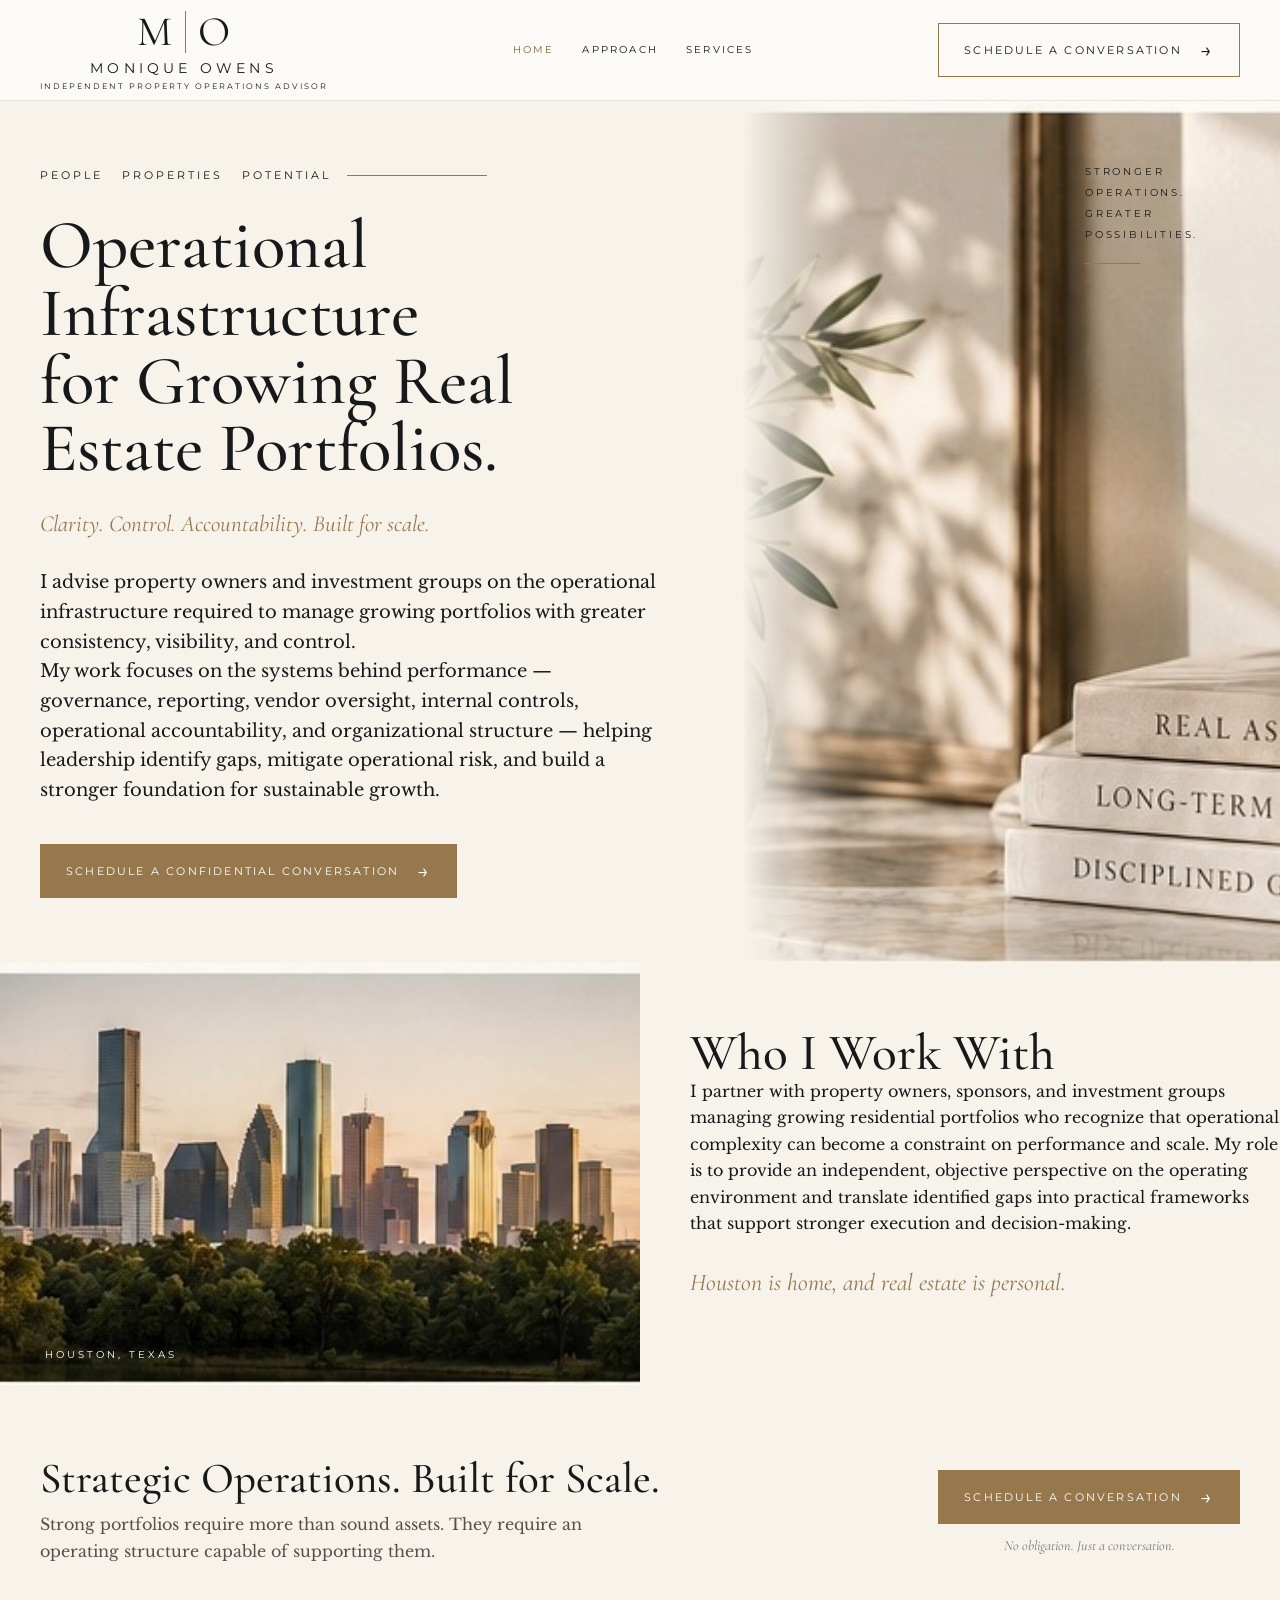
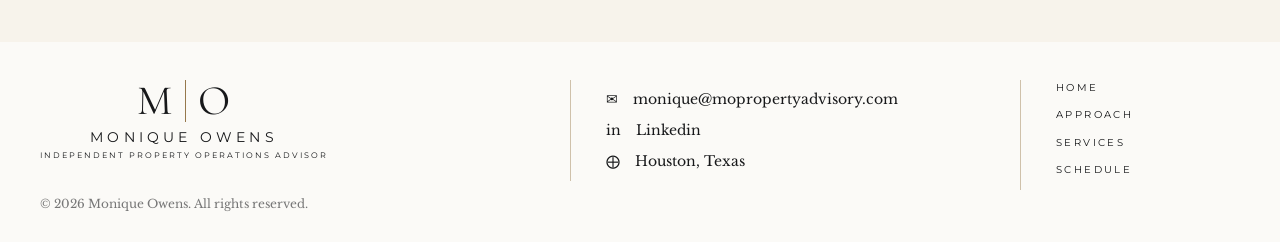
<file: index.html>
<!doctype html>
<html lang="en">
<head>
  <meta charset="utf-8">
  <meta name="viewport" content="width=device-width, initial-scale=1">
  <meta name="description" content="Monique Owens — Independent Property Operations Advisor based in Houston, Texas.">
  <title>Independent Property Operations Advisor | Monique Owens</title>
  <link rel="stylesheet" href="styles.css">
</head>
<body>

<header class="site-header">
  <div class="container header-inner">
    <a class="brand" href="index.html" aria-label="Monique Owens home">
      <div class="brand-mark"><span>M</span><span>O</span></div>
      <div class="brand-name">Monique Owens</div>
      <div class="brand-sub">Independent Property Operations Advisor</div>
    </a>
    <nav class="nav" aria-label="Primary navigation"><a class="active" href="index.html">Home</a>
<a class="" href="approach.html">Approach</a>
<a class="" href="services.html">Services</a></nav>
    <a class="btn btn-outline" href="https://cal.com/monique-owens-7sfvlf/schedule" target="_blank" rel="noopener">Schedule a Conversation <span class="arrow">→</span></a>
    <button class="menu-toggle" aria-label="Open menu" aria-expanded="false">☰</button>
  </div>
</header>


<main>
<section class="hero">
  <div class="hero-copy">
    <div class="hero-label eyebrow">People &nbsp; Properties &nbsp; Potential</div>
    <h1>Operational Infrastructure<br>for Growing Real Estate Portfolios.</h1>
    <div class="script subhead">Clarity. Control. Accountability. Built for scale.</div>
    <p class="lead">I advise property owners and investment groups on the operational infrastructure required to manage growing portfolios with greater consistency, visibility, and control.<br>My work focuses on the systems behind performance — governance, reporting, vendor oversight, internal controls, operational accountability, and organizational structure — helping leadership identify gaps, mitigate operational risk, and build a stronger foundation for sustainable growth.</p>
    <div class="hero-cta"><a class="btn" href="https://cal.com/monique-owens-7sfvlf/schedule" target="_blank" rel="noopener">Schedule a Confidential Conversation <span class="arrow">→</span></a></div>
  </div>
  <div class="hero-photo">
    <div class="hero-sidecopy">Stronger<br>operations.<br>Greater<br>possibilities.</div>
  </div>
</section>


<section class="split home-split">
  <div class="split-image"><span>Houston, Texas</span></div>
  <div class="split-copy">
    <h2>Who I Work With</h2>
    <div class="rule"></div>
    <p>I partner with property owners, sponsors, and investment groups managing growing residential portfolios who recognize that operational complexity can become a constraint on performance and scale. My role is to provide an independent, objective perspective on the operating environment and translate identified gaps into practical frameworks that support stronger execution and decision-making.</p>
    <div class="rule" style="width:32px;margin-top:30px"></div>
    <p class="script">Houston is home, and real estate is personal.</p>
  </div>
</section>

<section class="cta">
  <div class="container cta-inner">
    <div>
      <h2>Strategic Operations. Built for Scale.</h2>
      <p>Strong portfolios require more than sound assets. They require an operating structure capable of supporting them.</p>
    </div>
    <div>
      <a class="btn" href="https://cal.com/monique-owens-7sfvlf/schedule" target="_blank" rel="noopener">Schedule a Conversation <span class="arrow">→</span></a>
      <div class="cta-note">No obligation. Just a conversation.</div>
    </div>
  </div>
</section>
</main>


<footer class="site-footer">
  <div class="container">
    <div class="footer-grid">
      <div>
        <a class="brand" href="index.html">
          <div class="brand-mark"><span>M</span><span>O</span></div>
          <div class="brand-name">Monique Owens</div>
          <div class="brand-sub">Independent Property Operations Advisor</div>
        </a>
        <div class="copyright">© 2026 Monique Owens. All rights reserved.</div>
      </div>
      <div class="footer-contact">
        <div class="contact-line">✉ <a href="mailto:monique@mopropertyadvisory.com">monique@mopropertyadvisory.com</a></div>
        <div class="contact-line">in <a href="https://www.linkedin.com/in/mopropertyadvisory">Linkedin</a></div>
        <div class="contact-line"><span class="location-icon">⨁</span><span>Houston, Texas</span></div>
      </div>
      <div class="footer-nav">
        <a href="index.html">Home</a>
        <a href="approach.html">Approach</a>
        <a href="services.html">Services</a>
        <a href="https://cal.com/monique-owens-7sfvlf/schedule" target="_blank" rel="noopener">Schedule</a>
      </div>
    </div>
  </div>
</footer>

<script src="script.js"></script>
</body>
</html>
</file>
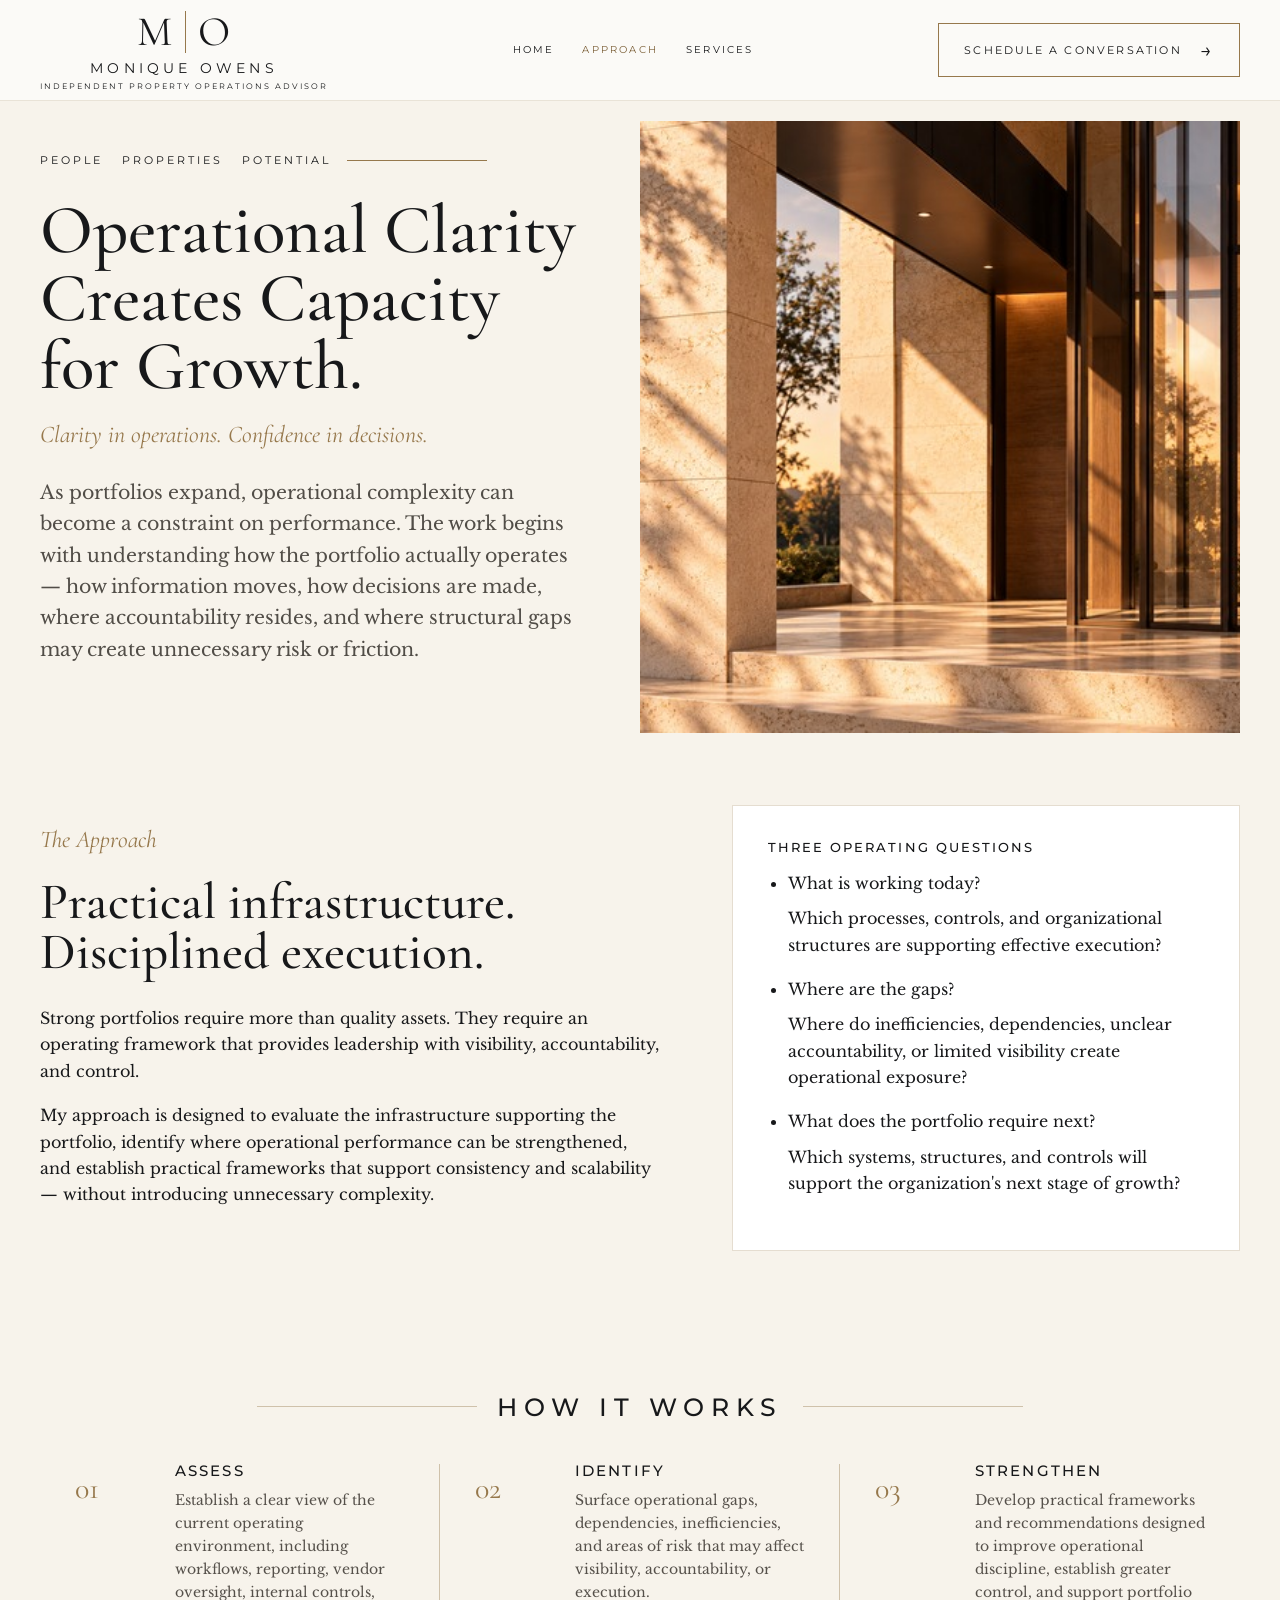
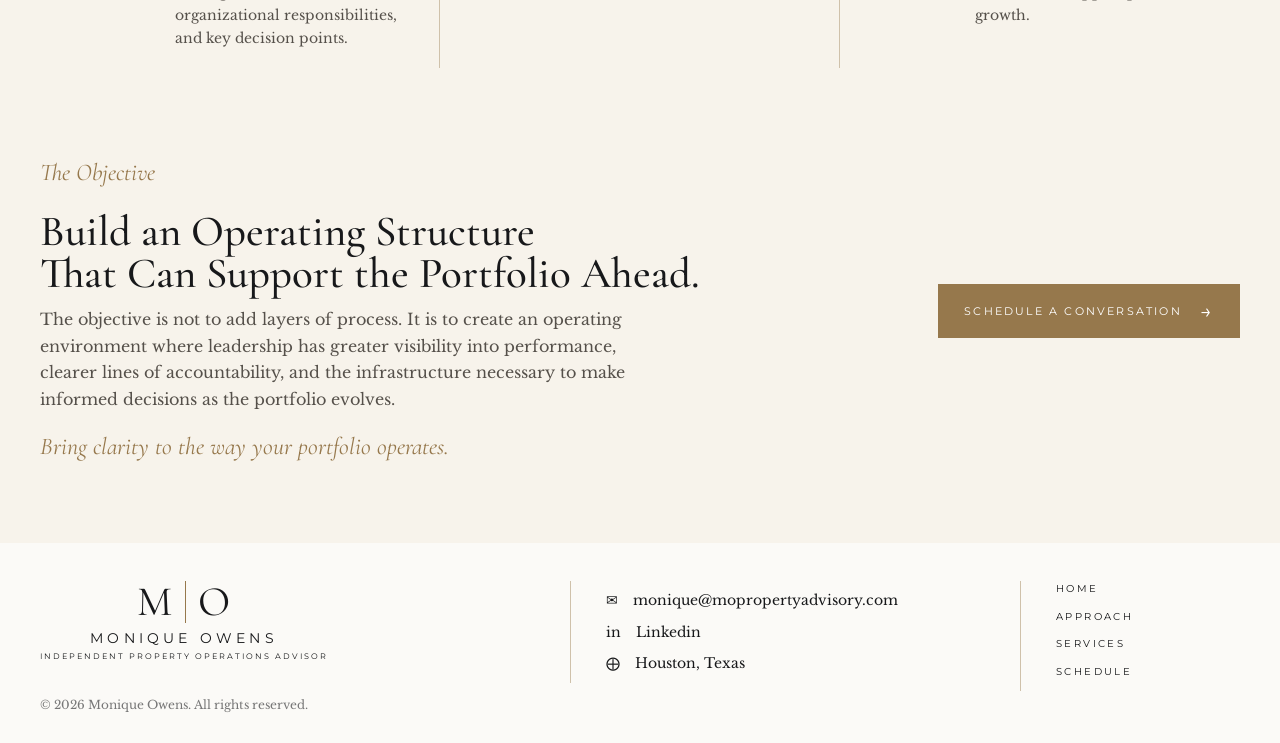
<file: approach.html>
<!doctype html>
<html lang="en">
<head>
  <meta charset="utf-8">
  <meta name="viewport" content="width=device-width, initial-scale=1">
  <meta name="description" content="Monique Owens — Independent Property Operations Advisor for growing residential property portfolios.">
  <title>Approach | Monique Owens</title>
  <link rel="stylesheet" href="styles.css">
</head>
<body>

<header class="site-header">
  <div class="container header-inner">
    <a class="brand" href="index.html" aria-label="Monique Owens home">
      <div class="brand-mark"><span>M</span><span>O</span></div>
      <div class="brand-name">Monique Owens</div>
      <div class="brand-sub">Independent Property Operations Advisor</div>
    </a>
    <nav class="nav" aria-label="Primary navigation"><a class="" href="index.html">Home</a>
<a class="active" href="approach.html">Approach</a>
<a class="" href="services.html">Services</a></nav>
    <a class="btn btn-outline" href="https://cal.com/monique-owens-7sfvlf/schedule" target="_blank" rel="noopener">Schedule a Conversation <span class="arrow">→</span></a>
    <button class="menu-toggle" aria-label="Open menu" aria-expanded="false">☰</button>
  </div>
</header>


<main>
<section class="page-hero">
  <div class="container">
    <div class="split">

      <div class="split-copy">
        <div class="eyebrow">People &nbsp; Properties &nbsp; Potential</div>

        <h1>Operational Clarity<br>Creates Capacity<br>for Growth.</h1>
        <div class="script">Clarity in operations. Confidence in decisions.</div>
        <p>
          As portfolios expand, operational complexity can become a constraint
          on performance. The work begins with understanding how the portfolio
          actually operates — how information moves, how decisions are made,
          where accountability resides, and where structural gaps may create
          unnecessary risk or friction.
        </p>
      </div>

    <div class="split-image approach-image">

    </div>
  </div>
</section>
<section class="section section-cream">
  <div class="container content-grid">
    <div>
      <div class="script">The Approach</div>
      <h2 style="margin:12px 0 28px">Practical infrastructure.<br>Disciplined execution.</h2>
      <p>Strong portfolios require more than quality assets. They require an operating framework that provides leadership with visibility, accountability, and control.</p>
      <p>My approach is designed to evaluate the infrastructure supporting the portfolio, identify where operational performance can be strengthened, and establish practical frameworks that support consistency and scalability — without introducing unnecessary complexity.</p>
    </div>
    <div class="content-card">
      <h3>Three operating questions</h3>
      <ul>
        <li>What is working today?</li>
        <p>Which processes, controls, and organizational structures are supporting effective execution?</p>
        <li>Where are the gaps?</li>
        <p>Where do inefficiencies, dependencies, unclear accountability, or limited visibility create operational exposure?</p>
        <li>What does the portfolio require next?</li>
        <p>Which systems, structures, and controls will support the organization's next stage of growth?</p>
      </ul>
    </div>
  </div>
</section>
<section class="section section-cream approach-steps">
  <div class="container">
    <div class="section-head"><h2>How It Works</h2></div>
    <div class="steps">
      <article class="step"><div class="step-num">01</div><div><h3>Assess</h3><p>Establish a clear view of the current operating environment, including workflows, reporting, vendor oversight, internal controls, organizational responsibilities, and key decision points.</p></div></article>
      <article class="step"><div class="step-num">02</div><div><h3>Identify</h3><p>Surface operational gaps, dependencies, inefficiencies, and areas of risk that may affect visibility, accountability, or execution.</p></div></article>
      <article class="step"><div class="step-num">03</div><div><h3>Strengthen</h3><p>Develop practical frameworks and recommendations designed to improve operational discipline, establish greater control, and support portfolio growth.</p></div></article>
    </div>
  </div>
</section>
<section class="cta approach-objective">
  <div class="container cta-inner">
    <div class="cta-copy">
      <div class="script">The Objective</div>
      <h2>Build an Operating Structure<br>That Can Support the Portfolio Ahead.</h2>
      <p>
        The objective is not to add layers of process. It is to create an operating
        environment where leadership has greater visibility into performance,
        clearer lines of accountability, and the infrastructure necessary to make
        informed decisions as the portfolio evolves.
      </p>
      <div class="script">Bring clarity to the way your portfolio operates.</div>
    </div>
    <a class="btn" href="https://cal.com/monique-owens-7sfvlf/schedule" target="_blank" rel="noopener">
      Schedule a Conversation <span class="arrow">→</span>
    </a>
  </div>
</section>
</main>


<footer class="site-footer">
  <div class="container">
    <div class="footer-grid">
      <div>
        <a class="brand" href="index.html">
          <div class="brand-mark"><span>M</span><span>O</span></div>
          <div class="brand-name">Monique Owens</div>
          <div class="brand-sub">Independent Property Operations Advisor</div>
        </a>
        <div class="copyright">© 2026 Monique Owens. All rights reserved.</div>
      </div>
      <div class="footer-contact">
        <div class="contact-line">✉ <a href="mailto:monique@mopropertyadvisory.com">monique@mopropertyadvisory.com</a></div>
        <div class="contact-line">in <a href="https://www.linkedin.com/in/mopropertyadvisory/">Linkedin</a></div>
        <div class="contact-line"><span class="location-icon">⨁</span><span>Houston, Texas</span></div>
      </div>
      <div class="footer-nav">
        <a href="index.html">Home</a>
        <a href="approach.html">Approach</a>
        <a href="services.html">Services</a>
        <a href="https://cal.com/monique-owens-7sfvlf/schedule" target="_blank" rel="noopener">Schedule</a>
      </div>
    </div>
  </div>
</footer>

<script src="script.js"></script>
</body>
</html>
</file>
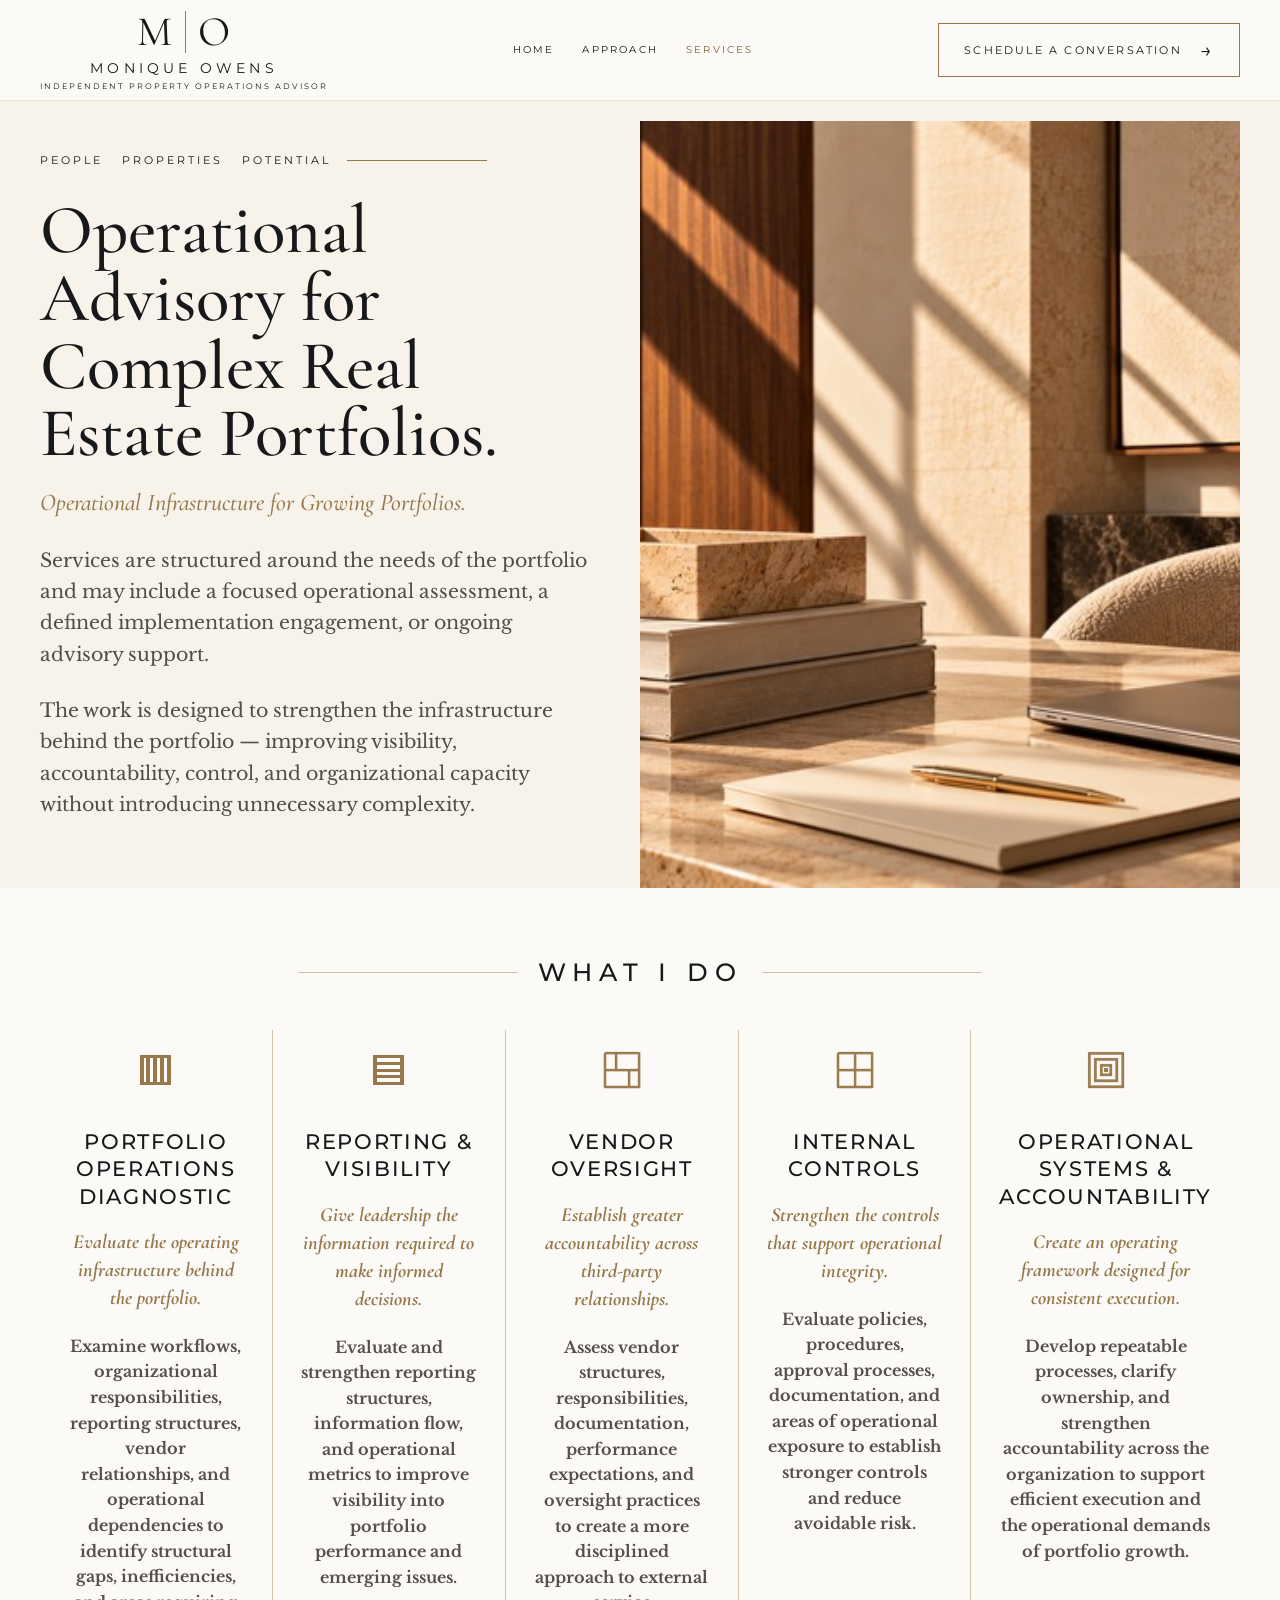
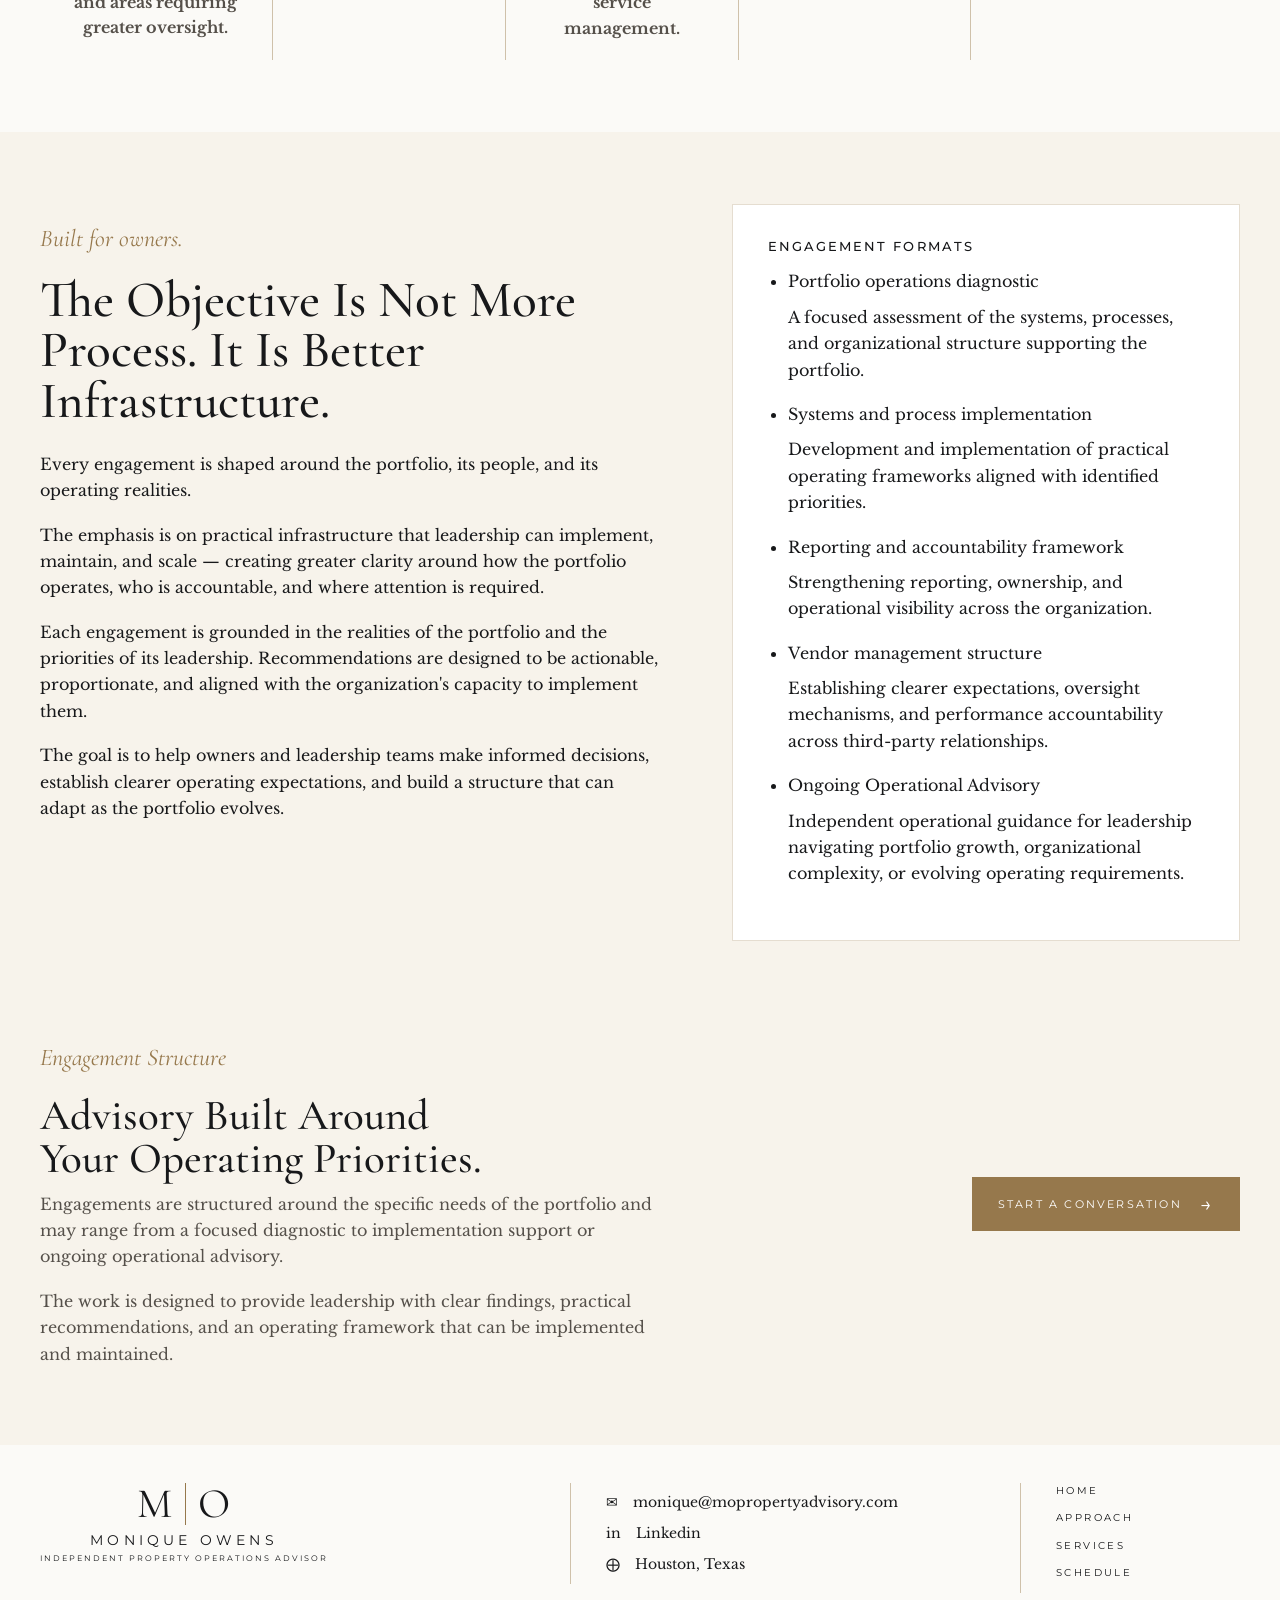
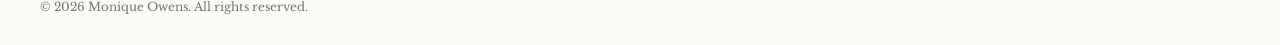
<file: services.html>
<!doctype html>
<html lang="en">
<head>
  <meta charset="utf-8">
  <meta name="viewport" content="width=device-width, initial-scale=1">
  <meta name="description" content="Monique Owens — Independent Property Operations Advisor for growing residential property portfolios.">
  <title>Services | Monique Owens</title>
  <link rel="stylesheet" href="styles.css">
</head>
<body>

<header class="site-header">
  <div class="container header-inner">
    <a class="brand" href="index.html" aria-label="Monique Owens home">
      <div class="brand-mark"><span>M</span><span>O</span></div>
      <div class="brand-name">Monique Owens</div>
      <div class="brand-sub">Independent Property Operations Advisor</div>
    </a>
    <nav class="nav" aria-label="Primary navigation"><a class="" href="index.html">Home</a>
<a class="" href="approach.html">Approach</a>
<a class="active" href="services.html">Services</a></nav>
    <a class="btn btn-outline" href="https://cal.com/monique-owens-7sfvlf/schedule" target="_blank" rel="noopener">Schedule a Conversation <span class="arrow">→</span></a>
    <button class="menu-toggle" aria-label="Open menu" aria-expanded="false">☰</button>
  </div>
</header>


<section class="page-hero">
  <div class="container">
    <div class="split">

      <div class="split-copy">
        <div class="eyebrow">People &nbsp; Properties &nbsp; Potential</div>
        <h1>Operational Advisory for Complex Real Estate Portfolios.</h1>
        <h1 class="script">Operational Infrastructure for Growing Portfolios.</h1>
        <p>Services are structured around the needs of the portfolio and may include a focused operational assessment, a defined implementation engagement, or ongoing advisory support.</p>
        <p>The work is designed to strengthen the infrastructure behind the portfolio — improving visibility, accountability, control, and organizational capacity without introducing unnecessary complexity.</p>
      </div>

      <div class="split-image services-image"></div>

    </div>
  </div>
</section>
<section class="section">
  <div class="container">

    <div class="section-head">
      <h2>WHAT I DO</h2>
    </div>

    <div class="services-grid">

      <article class="service">

        <div class="service-icon" style="height: 80px; margin-bottom: 18px;">
          <img src="assets/icon-01-vertical-bars.png" alt="Portfolio Operations Diagnostic">
        </div>

      <h3>Portfolio Operations Diagnostic</h3>

<div class="script">
  Evaluate the operating infrastructure behind the portfolio.
</div>

<p>
          Examine workflows, organizational responsibilities, reporting structures,
          vendor relationships, and operational dependencies to identify structural
          gaps, inefficiencies, and areas requiring greater oversight.
        </p>

      </article>


      <article class="service">

        <div class="service-icon" style="height: 80px; margin-bottom: 18px;">
          <img src="assets/icon-02-horizontal-bars.png" alt="Reporting and Visibility">
        </div>

        <h3>
  Reporting &amp; Visibility
</h3>

<div class="script">
  Give leadership the information required to make informed decisions.
</div>

        <p>
          Evaluate and strengthen reporting structures, information flow, and
          operational metrics to improve visibility into portfolio performance
          and emerging issues.
        </p>

      </article>


      <article class="service">

        <div class="service-icon" style="height: 80px; margin-bottom: 18px;">
          <img src="assets/icon-03-segmented-square.png" alt="Vendor Oversight">
        </div>

       <h3>
  Vendor Oversight
</h3>

<div class="script">
  Establish greater accountability across third-party relationships.
</div>

        <p>
          Assess vendor structures, responsibilities, documentation, performance
          expectations, and oversight practices to create a more disciplined
          approach to external service management.
        </p>

      </article>


      <article class="service">

        <div class="service-icon" style="height: 80px; margin-bottom: 18px;">
          <img src="assets/icon-04-grid-square.png" alt="Internal Controls">
        </div>

        <h3>
  Internal Controls
</h3>

<div class="script">
  Strengthen the controls that support operational integrity.
</div>
        <p>
          Evaluate policies, procedures, approval processes, documentation, and
          areas of operational exposure to establish stronger controls and reduce
          avoidable risk.
        </p>

      </article>


      <article class="service">

        <div class="service-icon" style="height: 80px; margin-bottom: 18px;">
          <img src="assets/icon-05-concentric-squares.png" alt="Operational Systems and Accountability">
        </div>

       <h3>
  Operational Systems &amp; Accountability
</h3>

<div class="script">
  Create an operating framework designed for consistent execution.
</div>

        <p>
          Develop repeatable processes, clarify ownership, and strengthen
          accountability across the organization to support efficient execution
          and the operational demands of portfolio growth.
        </p>

      </article>

    </div>
  </div>
</section>
<section class="section section-cream">
  <div class="container content-grid">
    <div>
      <div class="script">Built for owners.</div>
      <h2 style="margin:12px 0 25px">The Objective Is Not More Process. It Is Better Infrastructure.</h2>
      <p>Every engagement is shaped around the portfolio, its people, and its operating realities.</p>
      <p>The emphasis is on practical infrastructure that leadership can implement, maintain, and scale — creating greater clarity around how the portfolio operates, who is accountable, and where attention is required.</p>
      <p>Each engagement is grounded in the realities of the portfolio and the priorities of its leadership. Recommendations are designed to be actionable, proportionate, and aligned with the organization's capacity to implement them.</p> 
      <P>The goal is to help owners and leadership teams make informed decisions, establish clearer operating expectations, and build a structure that can adapt as the portfolio evolves.</p> 
    </div>
    <div class="content-card">
      <h3>Engagement formats</h3>
      <ul>
        <li>Portfolio operations diagnostic</li>
        <p>A focused assessment of the systems, processes, and organizational structure supporting the portfolio.</p>
        
        <li>Systems and process implementation</li>
        <p>Development and implementation of practical operating frameworks aligned with identified priorities.</p>
        
        <li>Reporting and accountability framework</li>
        <p>Strengthening reporting, ownership, and operational visibility across the organization.</p>
        
        <li>Vendor management structure</li>
        <p>Establishing clearer expectations, oversight mechanisms, and performance accountability across third-party relationships.</p>
        
        <li>Ongoing Operational Advisory</li>
        <p>Independent operational guidance for leadership navigating portfolio growth, organizational complexity, or evolving operating requirements.</p>
      </ul>
    </div>
  </div>
</section>
<section class="cta services-cta">
  <div class="container cta-inner"><div><div class="script">Engagement Structure</div>
    <h2>Advisory Built Around<br>Your Operating Priorities.</h2>
  <p>Engagements are structured around the specific needs of the portfolio and may range from a focused diagnostic to implementation support or ongoing operational advisory.</p>
  <p>The work is designed to provide leadership with clear findings, practical recommendations, and an operating framework that can be implemented and maintained.</p></div>
    <a class="btn" href="https://cal.com/monique-owens-7sfvlf/schedule" target="_blank" rel="noopener">Start a Conversation <span class="arrow">→</span></a></div>
</section>
</main>


<footer class="site-footer">
  <div class="container">
    <div class="footer-grid">
      <div>
        <a class="brand" href="index.html">
          <div class="brand-mark"><span>M</span><span>O</span></div>
          <div class="brand-name">Monique Owens</div>
          <div class="brand-sub">Independent Property Operations Advisor</div>
        </a>
        <div class="copyright">© 2026 Monique Owens. All rights reserved.</div>
      </div>
      <div class="footer-contact">
        <div class="contact-line">✉ <a href="mailto:monique@mopropertyadvisory.com">monique@mopropertyadvisory.com</a></div>
        <div class="contact-line">in <a href="https://www.linkedin.com/in/mopropertyadvisory">Linkedin</a></div>
        <div class="contact-line"><span class="location-icon">⨁</span><span>Houston, Texas</span></div>
      </div>
      <div class="footer-nav">
        <a href="index.html">Home</a>
        <a href="approach.html">Approach</a>
        <a href="services.html">Services</a>
        <a href="https://cal.com/monique-owens-7sfvlf/schedule" target="_blank" rel="noopener">Schedule</a>
      </div>
    </div>
  </div>
</footer>

<script src="script.js"></script>
</body>
</html>
</file>
<file: styles.css>
@import url('https://fonts.googleapis.com/css2?family=Cormorant+Garamond:wght@400;500;600&family=Libre+Baskerville:wght@400;700&family=Montserrat:wght@400;500;600&display=swap');

:root{
  --ink:#17181a;
  --muted:#66615b;
  --gold:#96784c;
  --gold-dark:#7e633c;
  --line:#cfc1aa;
  --cream:#f7f3eb;
  --paper:#fbfaf7;
  --white:#fff;
  --serif:"Cormorant Garamond", Georgia, serif;
  --body:"Libre Baskerville", Georgia, serif;
  --sans:"Montserrat", Arial, sans-serif;
  --max:1400px;}

*{box-sizing:border-box}
html{scroll-behavior:smooth}
body{margin:0;color:var(--ink);background:var(--paper);font-family:var(--body);line-height:1.65}
img{max-width:100%;display:block}
a{color:inherit;text-decoration:none}
button,input,textarea{font:inherit}

.container{width:min(var(--max),calc(100% - 80px));margin:0 auto}
.eyebrow{font-family:var(--sans);font-size:11px;letter-spacing:.28em;text-transform:uppercase}
.page-hero .eyebrow {display: flex;align-items: center;gap: 16px;margin-bottom: 28px;}
.page-hero .eyebrow::after {content: "";display: block;width: 140px;height: 1px;background: var(--gold);flex-shrink: 0;}
.script {font-family: var(--serif);font-style: italic;color: var(--gold);font-size: 24px;line-height: 1.4;margin-top: 18px;margin-bottom: 20px;}
h1,h2,h3{font-family:var(--serif);font-weight:500;line-height:.98;margin:0}
h1{font-size:clamp(48px,5.4vw,78px)}
h2{font-size:clamp(36px,4vw,54px)}
p{margin:0 0 18px}

.site-header{position:sticky;top:0;z-index:50;background:rgba(251,250,247,.96);backdrop-filter:blur(12px);border-bottom:1px solid rgba(150,120,76,.18)}
.header-inner{height:100px;display:flex;align-items:center;justify-content:space-between;gap:30px}
.brand {display: flex;flex-direction: column;align-items: center;text-align: center;line-height: 1;}
.brand-mark{font-family:var(--serif);font-size:42px;letter-spacing:.03em;text-align:center}
.brand-mark span{display:inline-block;padding:0 12px}
.brand-mark span:first-child{border-right:1px solid var(--gold)}
.brand-name{font-family:var(--sans);font-size:14px;letter-spacing:.30em;text-transform:uppercase;margin-top:8px}
.brand-sub{font-family:var(--sans);font-size:8px;letter-spacing:.25em;text-transform:uppercase;margin-top:7px}
.nav{display:flex;align-items:center;gap:28px}
.nav a{font-family:var(--sans);font-size:10px;letter-spacing:.22em;text-transform:uppercase;transition:.2s}
.nav a:hover,.nav a.active{color:var(--gold-dark)}
.btn{display:inline-flex;align-items:center;justify-content:center;gap:18px;padding:17px 25px;border:1px solid var(--gold);background:var(--gold);color:white;font-family:var(--sans);font-size:11px;letter-spacing:.20em;text-transform:uppercase;transition:transform .2s,background .2s}
.btn:hover{background:var(--gold-dark);transform:translateY(-1px)}
.btn-outline{background:transparent;color:var(--ink)}
.btn-outline:hover{color:white}
.arrow{font-size:20px;line-height:0}
.menu-toggle{display:none;border:0;background:none;font-size:25px}

.hero{min-height:620px;display:grid;grid-template-columns:58% 42%;background:var(--cream)}
.hero-copy{padding:65px 55px 65px max(40px,calc((100vw - var(--max))/2));display:flex;flex-direction:column;justify-content:center}
.hero-label{display:flex;align-items:center;gap:16px;margin-bottom:28px}
.hero-label:after{content:"";height:1px;width:140px;background:var(--gold)}
.hero-copy .subhead{margin-top:25px;max-width:650px;font-size:23px}
.hero-copy .lead{font-size:18px;max-width:620px;margin-top:8px}
.hero-cta{margin-top:20px}
.hero-photo{min-height:620px;background:url("assets/hero.jpg") center/cover no-repeat;position:relative}
.hero-photo:before{content:"";position:absolute;inset:0;background:linear-gradient(90deg,var(--cream) 0%,rgba(247,243,235,.18) 18%,transparent 45%)}
.hero-sidecopy{position:absolute;right:45px;top:60px;width:150px;font-family:var(--sans);font-size:10px;line-height:2.1;letter-spacing:.28em;text-transform:uppercase}
.hero-sidecopy:after{content:"";display:block;width:55px;height:1px;background:var(--gold);margin-top:18px}

.section{padding:72px 0}
.section-cream{background:var(--cream)}
.section-head{display:flex;align-items:center;gap:20px;justify-content:center;margin-bottom:45px}
.section-head:before,.section-head:after{content:"";height:1px;background:var(--line);width:220px}
.section-head h2{font-family:var(--sans);font-size:25px;letter-spacing:.27em;text-transform:uppercase;white-space:nowrap}

.services-grid{display:grid;grid-template-columns:repeat(5,1fr)}
.service{padding:0 28px;text-align:center;border-right:1px solid var(--line)}
.service:last-child{border-right:0}
.service-icon{height:64px;display:flex;justify-content:center;align-items:center;color:var(--gold);font-size:35px;font-family:var(--serif)}
.service-icon img{width:64px;height:64px;object-fit:contain}

.service h3{font-family:var(--sans);font-size:21px;font-weight:500;color:#17181a;letter-spacing:.08em;text-transform:uppercase;line-height:1.3;margin:18px 0;}
.service .script{font-family:var(--serif);font-style:italic;color:var(--gold);font-size:20px;font-weight:700;line-height:1.4;margin:0 0 22px;}
.service p{font-size:16px;font-weight:700;color:#55504a;line-height:1.6;}
.split{display:grid;grid-template-columns:1fr 1fr}
.split-image{min-height:390px;background:url("assets/houston.jpg") center/cover no-repeat;position:relative;overflow:hidden;}
.approach-image{background:url("assets/approach-image.jpg") center/cover no-repeat;}
.approach-image img {width: 454px;height: 430px;object-fit: cover;margin: 0 auto;}
.page-hero .split-copy {padding-right: 50px;}
.services-image {background: url("assets/services-image.jpg") center/cover no-repeat;}
.services-image img {width: 454px;height: 430px;object-fit: cover;margin: 0 auto;}
.split-image img{width:100%;height:100%;object-fit:cover;display:block;}
.split-image span{position:absolute;bottom:22px;left:45px;color:white;font-family:var(--sans);font-size:10px;letter-spacing:.30em;text-transform:uppercase}
.split-copy{padding:65px 0;background:var(--cream)}
.home-split .split-copy {padding-left: 50px;}

.steps{display:grid;grid-template-columns:repeat(3,1fr)}
.step{display:grid;grid-template-columns:80px 1fr;gap:20px;padding:0 35px;border-right:1px solid var(--line)}
.step:last-child{border-right:0}
.step-num{font-family:var(--serif);font-size:30px;color:var(--gold)}
.step h3{font-family:var(--sans);font-size:15px;letter-spacing:.14em;text-transform:uppercase;margin-bottom:10px}
.step p{font-size:14px;color:#55504a}

.cta{background:var(--cream);padding:60px 0}
.cta-inner{display:flex;align-items:center;justify-content:space-between;gap:40px}
.cta h2{font-size:43px;margin:12px 0}
.cta p{max-width:620px;color:#55504a}
.cta-note{text-align:center;font-family:var(--serif);font-style:italic;color:#777;margin-top:10px;font-size:14px}
.services-cta {padding-top: 10px;}

.site-footer {padding: 38px 0 28px;background: var(--paper);}
.site-footer .brand {display: flex;flex-direction: column;align-items: center;width: max-content;}
.site-footer .brand-mark,
.site-footer .brand-name,
.site-footer .brand-sub {width: 100%;text-align: center;}
.footer-grid {display: grid;grid-template-columns: 1.2fr 1fr .55fr;gap: 50px;align-items: start;}
.footer-contact {border-left: 1px solid var(--line);padding-left: 35px;}
.contact-line {display: flex;gap: 15px;align-items: center;margin: 8px 0;font-size: 14px;}
.footer-contact .contact-line:last-child {gap: 0;}
.footer-contact .location-icon {margin-right: 15px;flex-shrink: 0;}
.footer-nav {border-left: 1px solid var(--line);padding-left: 35px;}
.footer-nav a {display: block;font-family: var(--sans);font-size: 10px;letter-spacing: .24em;text-transform: uppercase;margin-bottom: 11px;}
.copyright {font-size: 12px;color: #777;margin-top: 35px;}

.page-hero{padding: 20px 0 0;background:var(--cream)}
.page-hero .split-copy {padding: 30px 50px 50px 0;}
.page-hero .split-copy .script {display: block;margin-top: 18px;margin-bottom: 20px;line-height: 1.4;}
.page-hero h1{max-width:850px}
.page-hero p{font-size:19px;max-width:760px;margin-top:25px;color:#514d47}
.content-grid{display:grid;grid-template-columns:1.1fr .9fr;gap:70px}
.content-card{padding:35px;background:white;border:1px solid #e5ddd0}
.content-card h3{font-family:var(--sans);font-size:13px;letter-spacing:.16em;text-transform:uppercase;margin-bottom:15px}
.content-card ul{padding-left:20px}
.content-card li{margin:9px 0}
.contact-layout{display:grid;grid-template-columns:.75fr 1.25fr;gap:70px}
.contact-details{background:var(--cream);padding:45px}
.form{display:grid;gap:18px}
.form label{font-family:var(--sans);font-size:10px;letter-spacing:.18em;text-transform:uppercase}
.form input,.form textarea,.form select{
  width:100%;border:0;border-bottom:1px solid var(--line);background:transparent;padding:13px 0;
  outline:none;color:var(--ink)
}
.form textarea{min-height:140px;resize:vertical}
.form input:focus,.form textarea:focus,.form select:focus{border-color:var(--gold)}
.form .btn{border:0;margin-top:8px;cursor:pointer;width:max-content}
.notice{display:none;padding:15px;background:#efe8da;border-left:3px solid var(--gold);font-size:14px}
.notice.show{display:block}

@media(max-width:1000px){
  .container{width:min(var(--max),calc(100% - 44px))}
  .header-inner{height:82px}
  .nav{display:none;position:absolute;top:82px;left:0;right:0;background:var(--paper);padding:25px 22px;flex-direction:column;align-items:stretch;border-bottom:1px solid var(--line)}
  .nav.open{display:flex}
  .nav a{padding:10px}
  .header-inner>.btn{display:none}
  .menu-toggle{display:block}
  .hero{grid-template-columns:1fr}
  .hero-copy{padding:60px 22px}
  .hero-photo{min-height:450px}
  .services-grid{grid-template-columns:repeat(2,1fr);gap:0}
  .service{padding:30px 20px;border-bottom:1px solid var(--line)}
  .service:nth-child(2){border-right:0}
  .service:nth-child(4){border-right:0}
  .service:last-child{grid-column:1/-1;border-bottom:0}
  .split{grid-template-columns:1fr}
  .split-image{min-height:330px}
  .split-copy{padding:50px 30px}
  .steps{grid-template-columns:1fr}
  .step{border-right:0;border-bottom:1px solid var(--line);padding:25px 0}
  .step:last-child{border-bottom:0}
  .cta-inner{flex-direction:column;align-items:flex-start}
  .footer-grid{grid-template-columns:1fr}
  .footer-contact,.footer-nav{border-left:0;border-top:1px solid var(--line);padding:25px 0 0}
  .content-grid,.contact-layout{grid-template-columns:1fr;gap:35px}
}

@media(max-width:600px){
  .container{width:min(100% - 30px,var(--max))}
  .brand-mark{font-size:34px}
  .brand-name{font-size:11px;letter-spacing:.24em}
  .brand-sub{font-size:7px}
  .hero-copy .subhead{font-size:20px}
  .hero-copy .lead{font-size:16px}
  .hero-photo{min-height:350px}
  .hero-sidecopy{right:20px;top:30px}
  .section{padding:55px 0}
  .section-head{gap:10px}
  .section-head:before,.section-head:after{width:40px}
  .section-head h2{font-size:18px}
  .services-grid{grid-template-columns:1fr}
  .service,.service:nth-child(2),.service:nth-child(4){border-right:0}
  .service:last-child{grid-column:auto}
  .cta h2{font-size:35px}
  .page-hero{padding:75px 0 55px}
}

.approach-steps {padding-bottom: 40px;}
.approach-objective {padding-top: 30px;}
</file>
